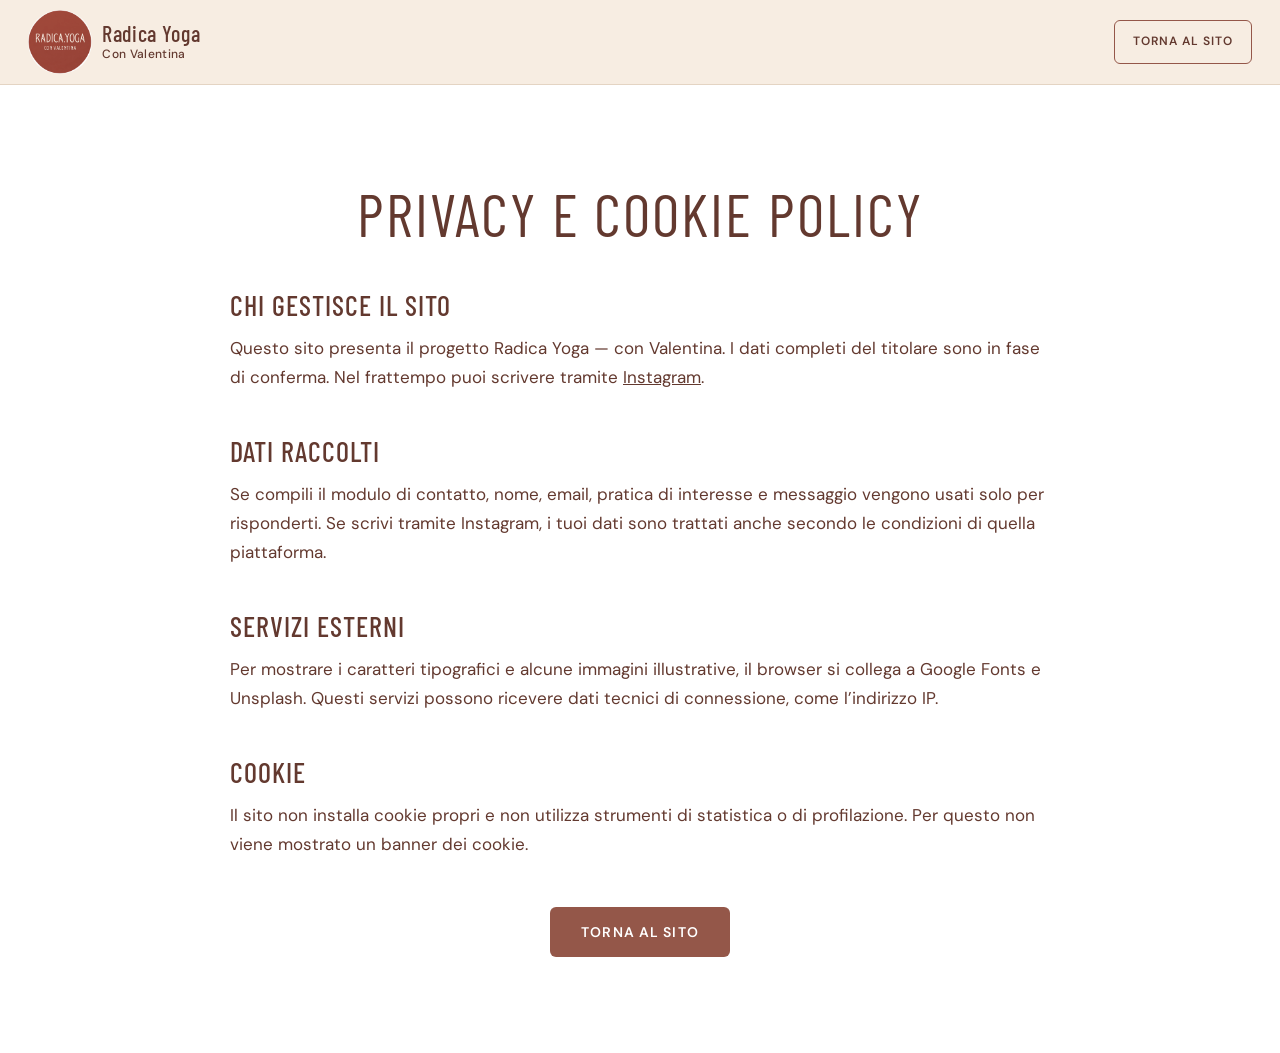
<file: privacy.html>
<!doctype html>
<html lang="it">
<head>
  <meta charset="utf-8">
  <meta name="viewport" content="width=device-width, initial-scale=1">
  <title>Privacy e Cookie Policy | Radica Yoga con Valentina</title>
  <meta name="description" content="Informazioni su privacy e cookie del sito Radica Yoga con Valentina.">
  <meta name="robots" content="noindex">
  <meta name="theme-color" content="#F7EDE2">
  <link rel="icon" type="image/webp" href="assets/logo-radica-yoga.webp">
  <link rel="preconnect" href="https://fonts.googleapis.com">
  <link rel="preconnect" href="https://fonts.gstatic.com" crossorigin>
  <link rel="stylesheet" href="https://fonts.googleapis.com/css2?family=Barlow+Condensed:wght@300;400;500;600&family=DM+Sans:wght@400;500;600&display=swap">
  <link rel="stylesheet" href="styles.css">
</head>
<body>
  <header class="site-header site-header--legal">
    <div class="site-header__bar">
      <a class="site-header__logo" href="index.html" aria-label="Radica Yoga con Valentina, torna al sito">
        <img src="assets/logo-radica-yoga.webp" width="800" height="800" alt="">
        <span class="brand">
          <span class="brand__name">Radica Yoga</span>
          <span class="brand__sub">Con Valentina</span>
        </span>
      </a>
      <a class="btn btn--secondary btn--compact" href="index.html">Torna al sito</a>
    </div>
  </header>

  <main class="legal">
    <div class="container container--narrow">
      <h1>Privacy e Cookie Policy</h1>

      <h2>Chi gestisce il sito</h2>
      <p>Questo sito presenta il progetto Radica Yoga — con Valentina. I dati completi del titolare sono in fase di conferma. Nel frattempo puoi scrivere tramite <a href="https://www.instagram.com/radica.yoga/" rel="noopener">Instagram</a>.</p>

      <h2>Dati raccolti</h2>
      <p>Se compili il modulo di contatto, nome, email, pratica di interesse e messaggio vengono usati solo per risponderti. Se scrivi tramite Instagram, i tuoi dati sono trattati anche secondo le condizioni di quella piattaforma.</p>

      <h2>Servizi esterni</h2>
      <p>Per mostrare i caratteri tipografici e alcune immagini illustrative, il browser si collega a Google Fonts e Unsplash. Questi servizi possono ricevere dati tecnici di connessione, come l’indirizzo IP.</p>

      <h2 id="cookie">Cookie</h2>
      <p>Il sito non installa cookie propri e non utilizza strumenti di statistica o di profilazione. Per questo non viene mostrato un banner dei cookie.</p>

      <div class="legal__back">
        <a class="btn btn--primary" href="index.html">Torna al sito</a>
      </div>
    </div>
  </main>
</body>
</html>
</file>
<file: styles.css>
/* Radica Yoga — con Valentina
   Earthy wellness × sensory yoga × soft editorial
   Mobile-first. Menu esteso da 960 px in su. */

:root {
  --terracotta: #945749;
  --rose: #C8988D;
  --cream: #F7EDE2;
  --sand: #E4D4C3;
  --earth: #63392F;
  --white: #FFFFFF;
  --black: #000000;

  --font-title: "Barlow Condensed", "Arial Narrow", sans-serif;
  --font-text: "DM Sans", system-ui, -apple-system, "Segoe UI", sans-serif;

  --header-h: 72px;
  --gutter: 20px;
  --radius: 14px;
  --radius-btn: 6px;
  --ease: cubic-bezier(.25, .6, .3, 1);
  --shadow: 0 1px 2px rgba(99, 57, 47, .04), 0 8px 24px rgba(99, 57, 47, .04);
  --section-y: clamp(72px, 10vw, 128px);
}

@media (min-width: 960px) {
  :root { --header-h: 84px; }
}
@media (min-width: 1280px) {
  :root { --gutter: 32px; }
}

*, *::before, *::after { box-sizing: border-box; }

html {
  -webkit-text-size-adjust: 100%;
  scroll-behavior: smooth;
  scroll-padding-top: var(--header-h);
}

body {
  margin: 0;
  background: var(--cream);
  color: var(--earth);
  font-family: var(--font-text);
  font-size: 1.0625rem;
  line-height: 1.7;
  overflow-wrap: break-word;
}

img, svg { display: block; max-width: 100%; }
img { height: auto; }
h1, h2, h3, p, ul, ol, figure, address { margin: 0; padding: 0; }
ul, ol { list-style: none; }
address { font-style: normal; }
a { color: inherit; }
strong { font-weight: 600; }

h1, h2, h3 {
  font-family: var(--font-title);
  text-transform: uppercase;
  letter-spacing: .035em;
  line-height: 1.08;
  font-weight: 400;
  text-wrap: balance;
}

:focus-visible {
  outline: 2px solid var(--earth);
  outline-offset: 3px;
  border-radius: 3px;
}

.visually-hidden {
  position: absolute !important;
  width: 1px; height: 1px;
  margin: -1px; padding: 0;
  overflow: hidden;
  clip: rect(0 0 0 0);
  white-space: nowrap;
  border: 0;
}

.skip-link {
  position: absolute;
  left: 12px; top: -64px;
  z-index: 100;
  padding: 12px 18px;
  background: var(--earth);
  color: var(--white);
  border-radius: var(--radius-btn);
  transition: top .25s var(--ease);
}
.skip-link:focus { top: 12px; }

/* Immagini illustrative: leggera armonizzazione calda.
   Non applicata a logo e fotografia di Valentina. */
.photo { filter: sepia(.12) saturate(.92); }

.container {
  width: 100%;
  max-width: calc(1180px + var(--gutter) * 2);
  margin-inline: auto;
  padding-inline: var(--gutter);
}
.container--narrow { max-width: calc(820px + var(--gutter) * 2); }

/* Bottoni */
.btn {
  display: inline-flex;
  align-items: center;
  justify-content: center;
  min-height: 50px;
  padding: 12px 30px;
  font-family: var(--font-text);
  font-size: .875rem;
  font-weight: 600;
  letter-spacing: .08em;
  line-height: 1.3;
  text-align: center;
  text-transform: uppercase;
  text-decoration: none;
  border: 1px solid transparent;
  border-radius: var(--radius-btn);
  cursor: pointer;
  transition: filter .3s var(--ease), background-color .3s var(--ease);
}
.btn--primary { background: var(--terracotta); color: var(--white); }
.btn--primary:hover { filter: brightness(.9); }
.btn--secondary { background: transparent; border-color: var(--terracotta); color: var(--earth); }
.btn--secondary:hover { background-color: rgba(148, 87, 73, .1); }
.btn--compact { min-height: 44px; padding: 8px 18px; font-size: .75rem; white-space: nowrap; }

.btn-group {
  display: flex;
  flex-direction: column;
  align-items: stretch;
  gap: 12px;
  width: 100%;
  max-width: 300px;
  margin-inline: auto;
}
@media (min-width: 560px) {
  .btn-group { flex-direction: row; justify-content: center; max-width: none; }
}

/* Etichette ispirate al feed */
.chip {
  display: inline-block;
  padding: 6px 16px;
  background: var(--cream);
  color: var(--terracotta);
  font-size: .75rem;
  font-weight: 600;
  letter-spacing: .16em;
  line-height: 1.5;
  text-transform: uppercase;
  border-radius: 999px;
}
.chip--white { background: var(--white); }

/* Header */
.site-header {
  position: sticky;
  top: 0;
  z-index: 50;
  background: var(--cream);
  border-bottom: 1px solid var(--sand);
}
.site-header__bar {
  display: flex;
  align-items: center;
  justify-content: space-between;
  gap: 12px;
  height: var(--header-h);
  max-width: 1480px;
  margin-inline: auto;
  padding-inline: var(--gutter);
}
.site-header__logo {
  flex: none;
  display: flex;
  align-items: center;
  gap: 10px;
  text-decoration: none;
  border-radius: 8px;
}
.site-header__logo img { width: 56px; height: 56px; border-radius: 50%; }

.brand { display: flex; flex-direction: column; }
.brand__name {
  font-family: var(--font-title);
  font-size: 1.375rem;
  font-weight: 500;
  letter-spacing: .03em;
  line-height: 1.05;
}
.brand__sub {
  margin-top: 2px;
  font-size: .75rem;
  font-weight: 500;
  letter-spacing: .03em;
  line-height: 1.2;
  white-space: nowrap;
}

.site-header__actions { display: flex; align-items: center; gap: 8px; }
.site-header__cta { display: none; }

.menu-toggle {
  display: inline-flex;
  align-items: center;
  justify-content: center;
  width: 48px; height: 48px;
  padding: 0;
  background: none;
  border: 0;
  border-radius: var(--radius-btn);
  color: var(--earth);
  cursor: pointer;
}
.menu-toggle__lines,
.menu-toggle__lines::before,
.menu-toggle__lines::after {
  display: block;
  width: 24px; height: 1.5px;
  background: currentColor;
  transition: transform .3s var(--ease), background-color .3s var(--ease);
}
.menu-toggle__lines { position: relative; }
.menu-toggle__lines::before,
.menu-toggle__lines::after { content: ""; position: absolute; left: 0; }
.menu-toggle__lines::before { transform: translateY(-7px); }
.menu-toggle__lines::after { transform: translateY(7px); }
.menu-toggle[aria-expanded="true"] .menu-toggle__lines { background: transparent; }
.menu-toggle[aria-expanded="true"] .menu-toggle__lines::before { transform: rotate(45deg); }
.menu-toggle[aria-expanded="true"] .menu-toggle__lines::after { transform: rotate(-45deg); }

/* Menu mobile: pannello sotto l'header */
.nav {
  position: absolute;
  top: 100%; left: 0; right: 0;
  max-height: calc(100vh - var(--header-h));
  max-height: calc(100dvh - var(--header-h));
  overflow-y: auto;
  padding: 8px var(--gutter) 28px;
  background: var(--cream);
  border-bottom: 1px solid var(--sand);
}
.js .nav {
  visibility: hidden;
  opacity: 0;
  transform: translateY(-6px);
  transition: opacity .3s var(--ease), transform .3s var(--ease), visibility .3s;
}
.js .nav.is-open { visibility: visible; opacity: 1; transform: none; }
.nav__list a {
  display: block;
  padding: 13px 2px;
  border-bottom: 1px solid var(--sand);
  font-size: 1.0625rem;
  font-weight: 500;
  text-decoration: none;
}
.nav__cta-mobile { display: flex; margin-top: 22px; }

/* Menu esteso su una riga: solo desktop */
@media (min-width: 960px) {
  .site-header__bar { padding-inline: clamp(16px, 2.2vw, 32px); }
  .site-header__logo img { width: 64px; height: 64px; }
  .site-header__cta { display: inline-flex; padding-inline: clamp(12px, 1.3vw, 18px); }
  .menu-toggle, .nav__cta-mobile { display: none; }
  .nav,
  .js .nav {
    position: static;
    visibility: visible;
    opacity: 1;
    transform: none;
    max-height: none;
    overflow: visible;
    padding: 0;
    background: none;
    border: 0;
    transition: none;
  }
  .nav__list { display: flex; align-items: center; gap: clamp(9px, 1.25vw, 26px); }
  .nav__list a {
    position: relative;
    padding: 8px 0;
    border: 0;
    font-size: clamp(.78rem, .55rem + .38vw, .9rem);
    white-space: nowrap;
  }
  .nav__list a::after {
    content: "";
    position: absolute;
    left: 0; right: 0; bottom: 3px;
    height: 1px;
    background: var(--terracotta);
    transform: scaleX(0);
    transform-origin: left;
    transition: transform .3s var(--ease);
  }
  .nav__list a:hover::after { transform: scaleX(1); }
}

/* Hero */
.hero {
  position: relative;
  isolation: isolate;
  display: flex;
  align-items: center;
  justify-content: center;
  min-height: max(620px, calc(100vh - var(--header-h)));
  min-height: max(620px, calc(100svh - var(--header-h)));
  padding: clamp(72px, 11vh, 132px) var(--gutter);
  text-align: center;
  overflow: hidden;
}
.hero__image {
  position: absolute;
  inset: 0;
  z-index: -2;
  width: 100%; height: 100%;
  object-fit: cover;
  object-position: 50% 62%;
}
.hero__overlay {
  position: absolute;
  inset: 0;
  z-index: -1;
  background: rgba(247, 237, 226, .76);
}
@media (min-width: 760px) {
  /* più denso dietro i testi, più leggero verso i bordi: la foto respira */
  .hero__overlay {
    background: radial-gradient(ellipse at 50% 50%,
      rgba(247, 237, 226, .84) 0%,
      rgba(247, 237, 226, .78) 48%,
      rgba(247, 237, 226, .42) 100%);
  }
}
.hero__content { width: 100%; max-width: 860px; }
.hero h1 {
  margin-top: 26px;
  font-size: min(15vw, 6.75rem);
  font-weight: 400;
  line-height: 1.04;
  letter-spacing: .02em;
  text-transform: none;
}
.hero h1 span { display: block; }
.hero__lead {
  max-width: 620px;
  margin: 26px auto 38px;
  font-size: clamp(1.0625rem, 1rem + .35vw, 1.25rem);
  line-height: 1.6;
}

/* Sezioni: bianco, crema e rosa in alternanza */
.section { padding-block: var(--section-y); }
.section--white { background: var(--white); }
.section--cream { background: var(--cream); }
.section--rose {
  background-color: var(--rose);
  color: var(--black);
  /* grana naturale molto discreta */
  background-image: url("data:image/svg+xml,%3Csvg xmlns='http://www.w3.org/2000/svg' width='180' height='180'%3E%3Cfilter id='n'%3E%3CfeTurbulence type='fractalNoise' baseFrequency='.85' numOctaves='2' stitchTiles='stitch'/%3E%3CfeColorMatrix values='0 0 0 0 .39 0 0 0 0 .22 0 0 0 0 .18 0 0 0 .05 0'/%3E%3C/filter%3E%3Crect width='180' height='180' filter='url(%23n)'/%3E%3C/svg%3E");
}
.section--rose .rule { background: var(--black); }

.section-head {
  max-width: 820px;
  margin: 0 auto clamp(44px, 6vw, 72px);
  text-align: center;
}
.section-head h2 {
  margin-top: 20px;
  font-size: clamp(2.25rem, 1.65rem + 2.9vw, 3.75rem);
}
.accent { color: var(--terracotta); }
.rule {
  display: block;
  width: 56px; height: 1px;
  margin: 26px auto 0;
  background: var(--terracotta);
}
.section-head__lead {
  max-width: 660px;
  margin: 26px auto 0;
  font-size: 1.125rem;
}
.section-head__lead--stack p + p { margin-top: 12px; }

.section-cta {
  display: flex;
  justify-content: center;
  margin-top: clamp(44px, 6vw, 64px);
}

/* Card */
.card {
  background: var(--cream);
  border: 1px solid var(--sand);
  border-radius: var(--radius);
  box-shadow: var(--shadow);
  color: var(--earth);
}
.card h3 { font-size: clamp(1.75rem, 1.55rem + .7vw, 2.125rem); font-weight: 500; }
.eyebrow {
  display: block;
  margin-bottom: 12px;
  color: var(--terracotta);
  font-family: var(--font-text);
  font-size: .75rem;
  font-weight: 600;
  letter-spacing: .14em;
  line-height: 1.5;
}

/* Chi sono */
.about {
  display: grid;
  grid-template-areas: "photo" "head" "text";
  max-width: 980px;
  margin-inline: auto;
}
.about__head { grid-area: head; margin-bottom: 36px; }
.about__photo {
  grid-area: photo;
  width: min(100%, 270px);
  margin: 0 auto 36px;
}
.about__photo img { width: 100%; }
.about__text { grid-area: text; max-width: 620px; margin-inline: auto; color: var(--black); }
.about__text p + p { margin-top: 20px; }
@media (min-width: 860px) {
  .about {
    grid-template-columns: 330px minmax(0, 1fr);
    grid-template-areas: "head head" "photo text";
    column-gap: clamp(56px, 7vw, 96px);
    align-items: start;
  }
  .about__head { margin-bottom: clamp(44px, 6vw, 72px); }
  .about__photo {
    width: 330px;
    margin: 0;
    position: sticky;
    top: calc(var(--header-h) + 40px);
  }
  .about__text { margin: 0; }
}

/* A chi mi rivolgo */
.audience-grid { display: grid; gap: 24px; }
.audience {
  padding: 40px 28px 38px;
  background: var(--white);
  text-align: center;
  transition: border-color .35s var(--ease);
}
.audience:hover { border-color: var(--rose); }
.audience__icon {
  display: flex;
  align-items: center;
  justify-content: center;
  width: 92px; height: 92px;
  margin: 0 auto 26px;
  background: var(--cream);
  color: var(--terracotta);
  border-radius: 50%;
}
.audience__icon svg { width: 52px; height: 52px; }
.audience h3 { max-width: 12em; margin-inline: auto; }
.audience p { margin-top: 16px; }
@media (min-width: 620px) and (max-width: 899px) {
  .audience-grid { max-width: 520px; margin-inline: auto; }
}
@media (min-width: 900px) {
  .audience-grid { grid-template-columns: repeat(3, minmax(0, 1fr)); gap: 28px; }
}

/* Il mio approccio: i sensi al centro, i principi intorno */
.approach {
  --size: 280px;
  display: grid;
  gap: 48px;
  justify-items: center;
}
.approach__list { display: grid; gap: 34px; max-width: 560px; }
.approach__list li { position: relative; padding-left: 32px; }
.approach__list li::before {
  content: "";
  position: absolute;
  left: 2px; top: 9px;
  width: 11px; height: 11px;
  background: var(--cream);
  border-radius: 50%;
  box-shadow: 0 0 0 4px rgba(255, 255, 255, .28);
}
.approach__list h3 { font-size: 1.625rem; font-weight: 500; }
.approach__list p { margin-top: 8px; }

.senses {
  position: relative;
  width: var(--size);
  height: var(--size);
}
.senses__ring {
  position: absolute;
  border: 1px solid rgba(255, 255, 255, .65);
  border-radius: 50%;
}
.senses__ring--outer { inset: 7%; }
.senses__ring--inner { inset: 21%; border-style: dashed; border-color: rgba(255, 255, 255, .5); }
.senses__breath {
  position: absolute;
  inset: 27%;
  background: var(--cream);
  border-radius: 50%;
  animation: breathe 9s ease-in-out infinite;
}
.senses__center {
  position: absolute;
  inset: 0;
  display: flex;
  align-items: center;
  justify-content: center;
  color: var(--terracotta);
  font-family: var(--font-title);
  font-size: calc(var(--size) * .08);
  font-weight: 500;
  letter-spacing: .04em;
  line-height: 1.1;
  text-align: center;
  text-transform: uppercase;
}
.senses__word {
  position: absolute;
  left: 50%; top: 50%;
  transform: translate(-50%, -50%) rotate(var(--a)) translateY(calc(var(--size) * -.43)) rotate(calc(var(--a) * -1));
}
.senses__word > span {
  display: block;
  padding: 3px 11px;
  background: var(--rose);
  color: var(--black);
  font-size: .75rem;
  font-weight: 600;
  letter-spacing: .12em;
  line-height: 1.4;
  text-transform: uppercase;
  border-radius: 999px;
  animation: sense 10s ease-in-out infinite;
  animation-delay: calc(var(--i) * 2s);
}
@keyframes breathe {
  0%, 100% { transform: scale(1); }
  50% { transform: scale(1.14); }
}
@keyframes sense {
  0%, 22%, 100% { background: var(--rose); color: var(--black); }
  5%, 16% { background: var(--cream); color: var(--terracotta); }
}
@media (min-width: 980px) {
  .approach {
    --size: 360px;
    grid-template-columns: minmax(0, 1fr) var(--size) minmax(0, 1fr);
    grid-template-rows: auto auto;
    column-gap: 44px;
    row-gap: 40px;
    align-items: center;
    justify-items: stretch;
  }
  .approach__list { display: contents; }
  .senses { grid-column: 2; grid-row: 1 / span 2; }
  .approach__list li:nth-child(1) { grid-column: 1; grid-row: 1; }
  .approach__list li:nth-child(2) { grid-column: 1; grid-row: 2; }
  .approach__list li:nth-child(3) { grid-column: 3; grid-row: 1; }
  .approach__list li:nth-child(4) { grid-column: 3; grid-row: 2; }
  .approach__list li::after {
    content: "";
    position: absolute;
    top: 14px;
    width: 44px; height: 1px;
    background: rgba(255, 255, 255, .7);
  }
  .approach__list li:nth-child(-n+2) { padding: 0 32px 0 0; text-align: right; }
  .approach__list li:nth-child(-n+2)::before { left: auto; right: 2px; }
  .approach__list li:nth-child(-n+2)::after { left: 100%; }
  .approach__list li:nth-child(n+3)::after { right: 100%; }
}

/* Le pratiche */
.services-grid {
  display: grid;
  gap: 24px;
  max-width: 760px;
  margin-inline: auto;
}
.service {
  display: flex;
  flex-direction: column;
  overflow: hidden;
  background: var(--white);
}
.service__image {
  position: relative;
  overflow: hidden;
  aspect-ratio: 16 / 9;
  background: var(--sand);
}
.service__image img { width: 100%; height: 100%; object-fit: cover; }
.service__body {
  display: flex;
  flex: 1;
  flex-direction: column;
  padding: 22px 22px 20px;
}
.service__body h3 { margin-bottom: 12px; font-size: clamp(1.5rem, 1.4rem + .4vw, 1.625rem); }
.service__body p { font-size: .9375rem; line-height: 1.6; }
.service__body p + p { margin-top: 10px; }
.service__body .service__meta {
  display: flex;
  align-items: flex-start;
  gap: 10px;
  margin-top: auto;
  padding-top: 16px;
  border-top: 1px solid var(--sand);
  color: var(--terracotta);
  font-size: .875rem;
  font-weight: 600;
  line-height: 1.45;
}
.service__meta svg { flex: none; width: 20px; height: 20px; }
.service__body p:nth-last-child(2) { margin-bottom: 20px; }
@media (min-width: 760px) {
  .services-grid { grid-template-columns: repeat(2, minmax(0, 1fr)); gap: 28px; }
  .service__body { padding: 24px 24px 20px; }
}

/* Come funziona: linea che si disegna allo scorrimento */
.section--flow { position: relative; isolation: isolate; overflow: hidden; }
.section--flow::before,
.section--flow::after {
  content: "";
  position: absolute;
  z-index: -1;
  border-radius: 50%;
  background: var(--rose);
  filter: blur(90px);
  opacity: .34;
  animation: drift 16s ease-in-out infinite alternate;
}
.section--flow::before { width: 420px; height: 420px; left: -120px; top: 8%; }
.section--flow::after { width: 360px; height: 360px; right: -100px; bottom: 4%; animation-delay: -8s; }
@keyframes drift {
  from { transform: translate3d(0, 0, 0) scale(1); }
  to { transform: translate3d(90px, 40px, 0) scale(1.18); }
}

.timeline-wrap { position: relative; max-width: 1120px; margin-inline: auto; }
.timeline { display: grid; gap: 40px; }
.timeline__line {
  position: absolute;
  left: 5px; top: 24px;
  bottom: var(--line-bottom, 0);
  width: 1px;
  background: rgba(148, 87, 73, .25);
}
.timeline__line::after {
  content: "";
  position: absolute;
  inset: 0;
  background: var(--terracotta);
  transform: scaleY(var(--p, 1));
  transform-origin: top;
}
.timeline__comet {
  position: absolute;
  left: 50%;
  top: calc(var(--p, 1) * 100%);
  width: 9px; height: 9px;
  margin: -4.5px 0 0 -4.5px;
  background: var(--terracotta);
  border-radius: 50%;
  box-shadow: 0 0 0 5px rgba(148, 87, 73, .18), 0 0 22px 7px rgba(148, 87, 73, .5);
}
.timeline__step { position: relative; padding-left: 40px; }
.timeline__step::after,
.timeline__step::before {
  content: "";
  position: absolute;
  left: 0; top: 18px;
  width: 11px; height: 11px;
  border-radius: 50%;
}
.timeline__step::after {
  background: var(--terracotta);
  border: 1px solid var(--terracotta);
  transition: background-color .45s var(--ease), transform .45s var(--ease);
}
.timeline__number {
  display: block;
  color: var(--terracotta);
  font-family: var(--font-title);
  font-size: 3rem;
  font-weight: 400;
  letter-spacing: .04em;
  line-height: 1;
  transition: color .45s var(--ease), transform .45s var(--ease);
}
.timeline h3 { margin-top: 12px; font-size: 1.75rem; font-weight: 500; }
.timeline h3, .timeline p { transition: opacity .45s var(--ease), transform .45s var(--ease); }
.timeline p { margin-top: 10px; }

.js .timeline__step:not(.is-active)::after { background: var(--cream); }
.js .timeline__step:not(.is-active) .timeline__number {
  color: transparent;
  -webkit-text-stroke: 1px var(--terracotta);
  transform: translateY(8px);
}
.js .timeline__step:not(.is-active) h3,
.js .timeline__step:not(.is-active) p { opacity: .55; transform: translateY(8px); }
.timeline__step.is-active::after { transform: scale(1.15); }
.timeline__step.is-current::before {
  background: var(--terracotta);
  animation: ripple 2.2s ease-out infinite;
}
@keyframes ripple {
  from { opacity: .55; transform: scale(1); }
  to { opacity: 0; transform: scale(4.2); }
}

@media (min-width: 800px) {
  .timeline { grid-template-columns: repeat(4, minmax(0, 1fr)); gap: 0; }
  .timeline__line {
    left: 12.5%; right: 12.5%; top: 96px; bottom: auto;
    width: auto; height: 1px;
  }
  .timeline__line::after {
    transform: scaleX(var(--p, 1));
    transform-origin: left;
  }
  .timeline__comet {
    left: calc(var(--p, 1) * 100%);
    top: 50%;
  }
  .timeline__step { padding: 0 clamp(12px, 1.8vw, 26px); text-align: center; }
  .timeline__step::after,
  .timeline__step::before { left: 50%; top: 91px; margin-left: -5px; }
  .timeline__number { font-size: 4rem; height: 72px; }
  .timeline h3 { margin-top: 64px; }
}

/* Dove ricevo */
.places-grid { display: grid; gap: 24px; }
.place { padding: 36px 28px; text-align: center; }
.place address, .place p { margin-top: 14px; }
@media (min-width: 620px) and (max-width: 899px) {
  .places-grid { max-width: 520px; margin-inline: auto; }
}
@media (min-width: 900px) {
  .places-grid { grid-template-columns: repeat(3, minmax(0, 1fr)); gap: 28px; }
}

/* FAQ */
.faq { display: grid; gap: 12px; }
.faq__item { background: var(--cream); border-radius: var(--radius); }
.faq__item h3 { font: inherit; letter-spacing: 0; text-transform: none; line-height: inherit; }
.faq__question {
  display: flex;
  align-items: center;
  justify-content: space-between;
  gap: 20px;
  width: 100%;
  min-height: 64px;
  padding: 18px 22px;
  background: none;
  border: 0;
  color: var(--earth);
  font-family: var(--font-text);
  font-size: 1.125rem;
  font-weight: 500;
  line-height: 1.4;
  text-align: left;
  cursor: pointer;
}
.faq__icon {
  position: relative;
  flex: none;
  width: 18px; height: 18px;
  transition: transform .35s var(--ease);
}
.faq__icon::before,
.faq__icon::after {
  content: "";
  position: absolute;
  left: 0; top: 8px;
  width: 18px; height: 1.5px;
  background: var(--terracotta);
  transition: transform .35s var(--ease);
}
.faq__icon::after { transform: rotate(90deg); }
.faq__question[aria-expanded="true"] .faq__icon::after { transform: rotate(0); }
.faq__panel { display: grid; grid-template-rows: 1fr; }
.faq__inner { overflow: hidden; min-height: 0; }
.faq__inner p { max-width: 68ch; padding: 0 58px 22px 22px; }
.js .faq__panel {
  transition: grid-template-rows .4s var(--ease), visibility .4s;
}
.js .faq__panel[data-collapsed="true"] {
  grid-template-rows: 0fr;
  visibility: hidden;
}

/* Contatti */
.contact-form {
  display: grid;
  gap: 16px;
  max-width: 460px;
  margin-inline: auto;
  padding: 28px 24px;
  background: var(--white);
}
.field { display: grid; gap: 5px; }
.field label { font-size: .875rem; font-weight: 500; }
.field input:not([type="checkbox"]),
.field select,
.field textarea {
  width: 100%;
  min-height: 46px;
  padding: 10px 12px;
  background: var(--white);
  border: 1px solid var(--terracotta);
  border-radius: var(--radius-btn);
  color: var(--earth);
  font: inherit;
  font-size: 1rem;
  line-height: 1.4;
}
.field textarea { resize: vertical; }
.field--check { grid-template-columns: 24px minmax(0, 1fr); align-items: start; gap: 10px; }
.field--check input { width: 20px; height: 20px; margin: 2px 0 0; accent-color: var(--terracotta); }
.field--check label { font-size: .875rem; font-weight: 400; line-height: 1.5; }
.contact-form__submit { width: 100%; }
.contact-form__status { font-size: .9375rem; line-height: 1.5; text-align: center; }
.contact-form__status:empty { display: none; }
@media (min-width: 620px) {
  .contact-form { padding: 32px; }
}

/* Footer */
.footer {
  background: var(--earth);
  color: var(--white);
  padding-top: clamp(56px, 7vw, 88px);
  font-size: .9375rem;
}
.footer__grid { display: grid; gap: 40px; text-align: center; }
.footer__brand {
  display: flex;
  flex-direction: column;
  align-items: center;
  gap: 12px;
  text-align: center;
}
.footer__logo {
  display: block;
  width: 136px; height: 136px;
  padding: 8px;
  background: var(--cream);
  border-radius: 50%;
}
.footer__logo img { width: 120px; height: 120px; border-radius: 50%; }
.brand--footer { align-items: center; }
.brand--footer .brand__name { font-size: 1.75rem; }
.brand--footer .brand__sub { font-size: .875rem; }
.footer__claim {
  font-family: var(--font-title);
  font-size: clamp(2.25rem, 1.9rem + 1.3vw, 3rem);
  font-weight: 400;
  letter-spacing: .02em;
  line-height: 1.08;
}
.footer__claim span { display: block; }
.footer__claim-accent { color: var(--rose); }
.footer__nav ul {
  display: grid;
  grid-template-columns: repeat(2, minmax(0, 1fr));
  gap: 2px 20px;
}
.footer__nav a {
  display: inline-block;
  padding: 8px 2px;
  text-decoration: none;
}
.footer__nav a:hover { text-decoration: underline; text-underline-offset: 4px; }
.footer :focus-visible { outline-color: var(--white); }
.footer__bottom {
  margin-top: clamp(40px, 5vw, 64px);
  padding-block: 22px;
  font-size: .875rem;
  text-align: center;
}
.footer__bottom::before {
  content: "";
  display: block;
  height: 1px;
  margin-bottom: 22px;
  background: rgba(255, 255, 255, .22);
}
@media (min-width: 900px) {
  .footer__grid {
    grid-template-columns: minmax(0, 3fr) minmax(0, 4fr) minmax(0, 4fr);
    align-items: center;
  }
  .footer__nav { text-align: left; }
}

/* Pagina privacy */
.legal { padding-block: clamp(56px, 8vw, 96px); background: var(--white); }
.legal h1 { font-size: clamp(2.5rem, 2rem + 2.4vw, 3.75rem); text-align: center; }
.legal h2 { margin-top: 44px; font-size: 1.75rem; font-weight: 500; }
.legal p { margin-top: 14px; }
.legal__back { display: flex; justify-content: center; margin-top: 48px; }

/* Reveal delicato */
.js .reveal {
  opacity: 0;
  transform: translateY(14px);
  transition: opacity .45s var(--ease), transform .45s var(--ease);
}
.js .reveal.is-visible { opacity: 1; transform: none; }

@media (prefers-reduced-motion: reduce) {
  html { scroll-behavior: auto; }
  *, *::before, *::after {
    transition-duration: .01ms !important;
    animation: none !important;
  }
  .js .reveal { opacity: 1; transform: none; }
  .timeline__comet { display: none; }
}
</file>
